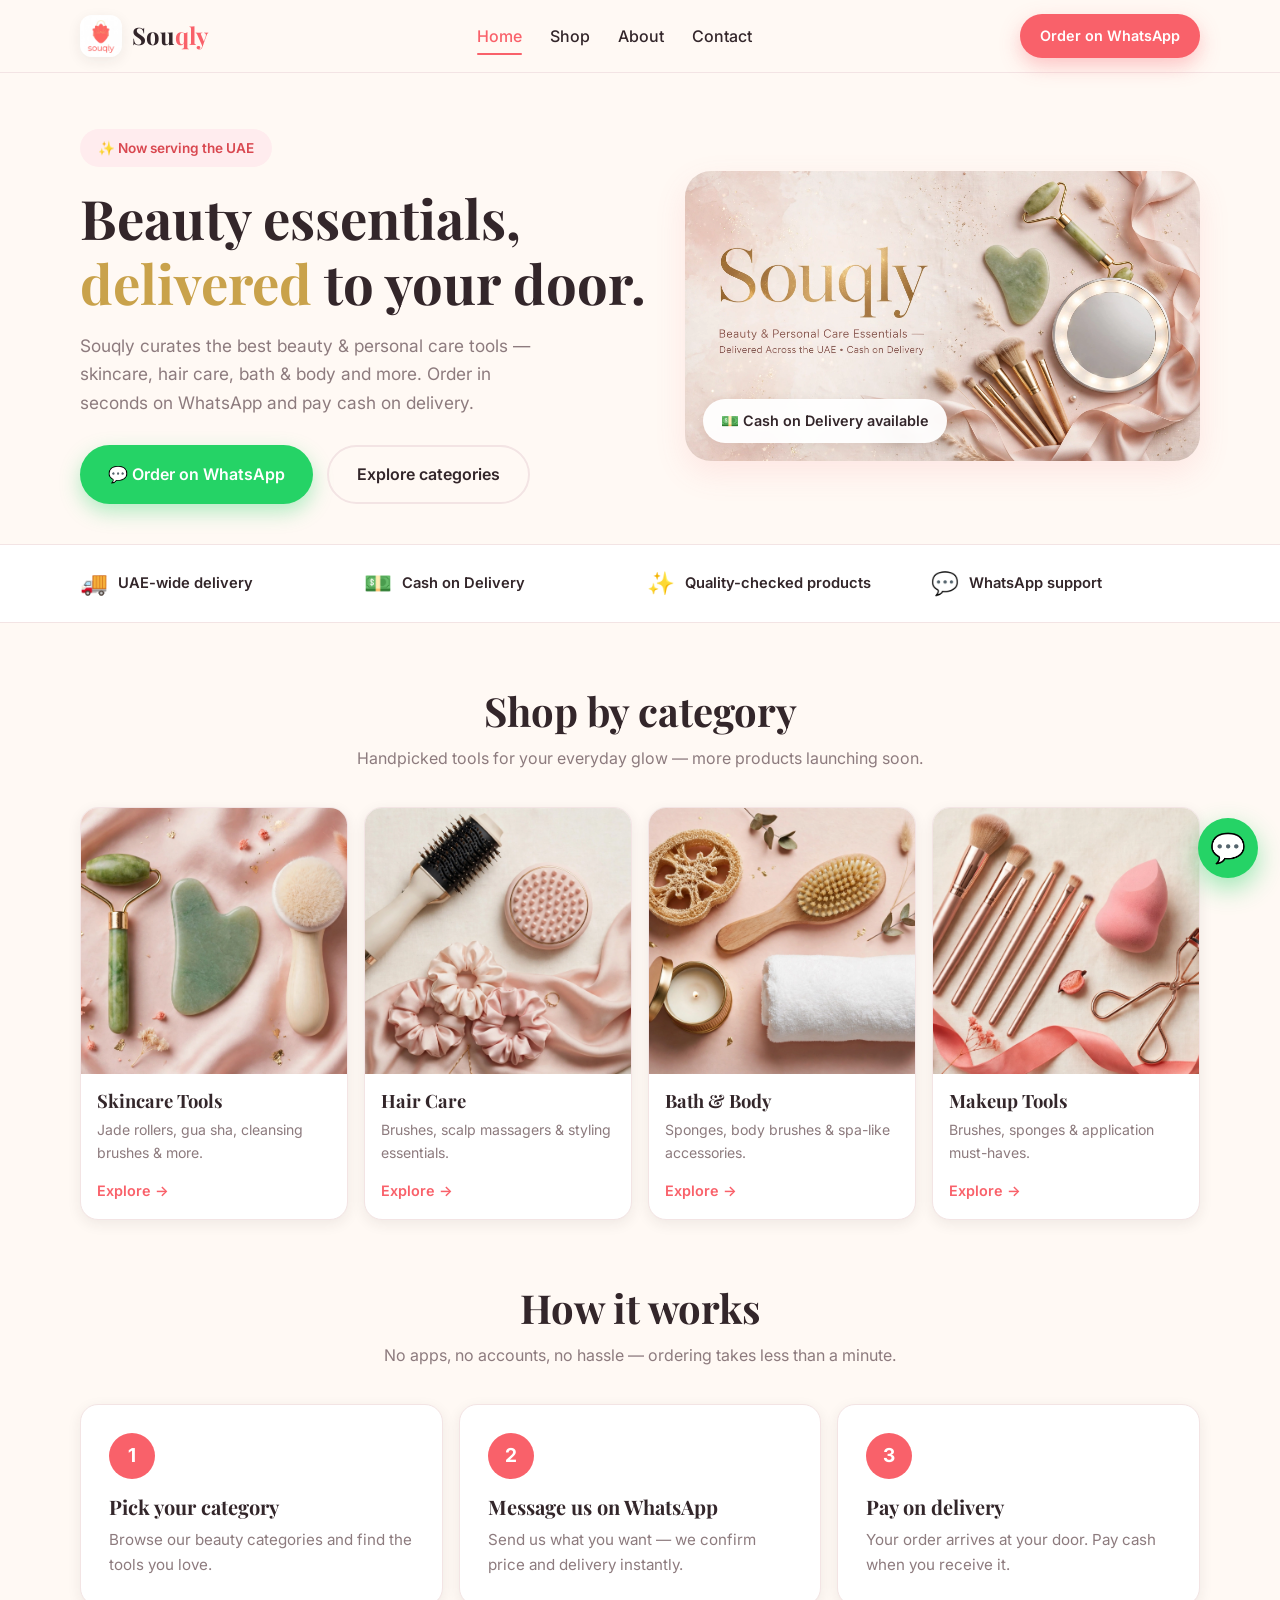
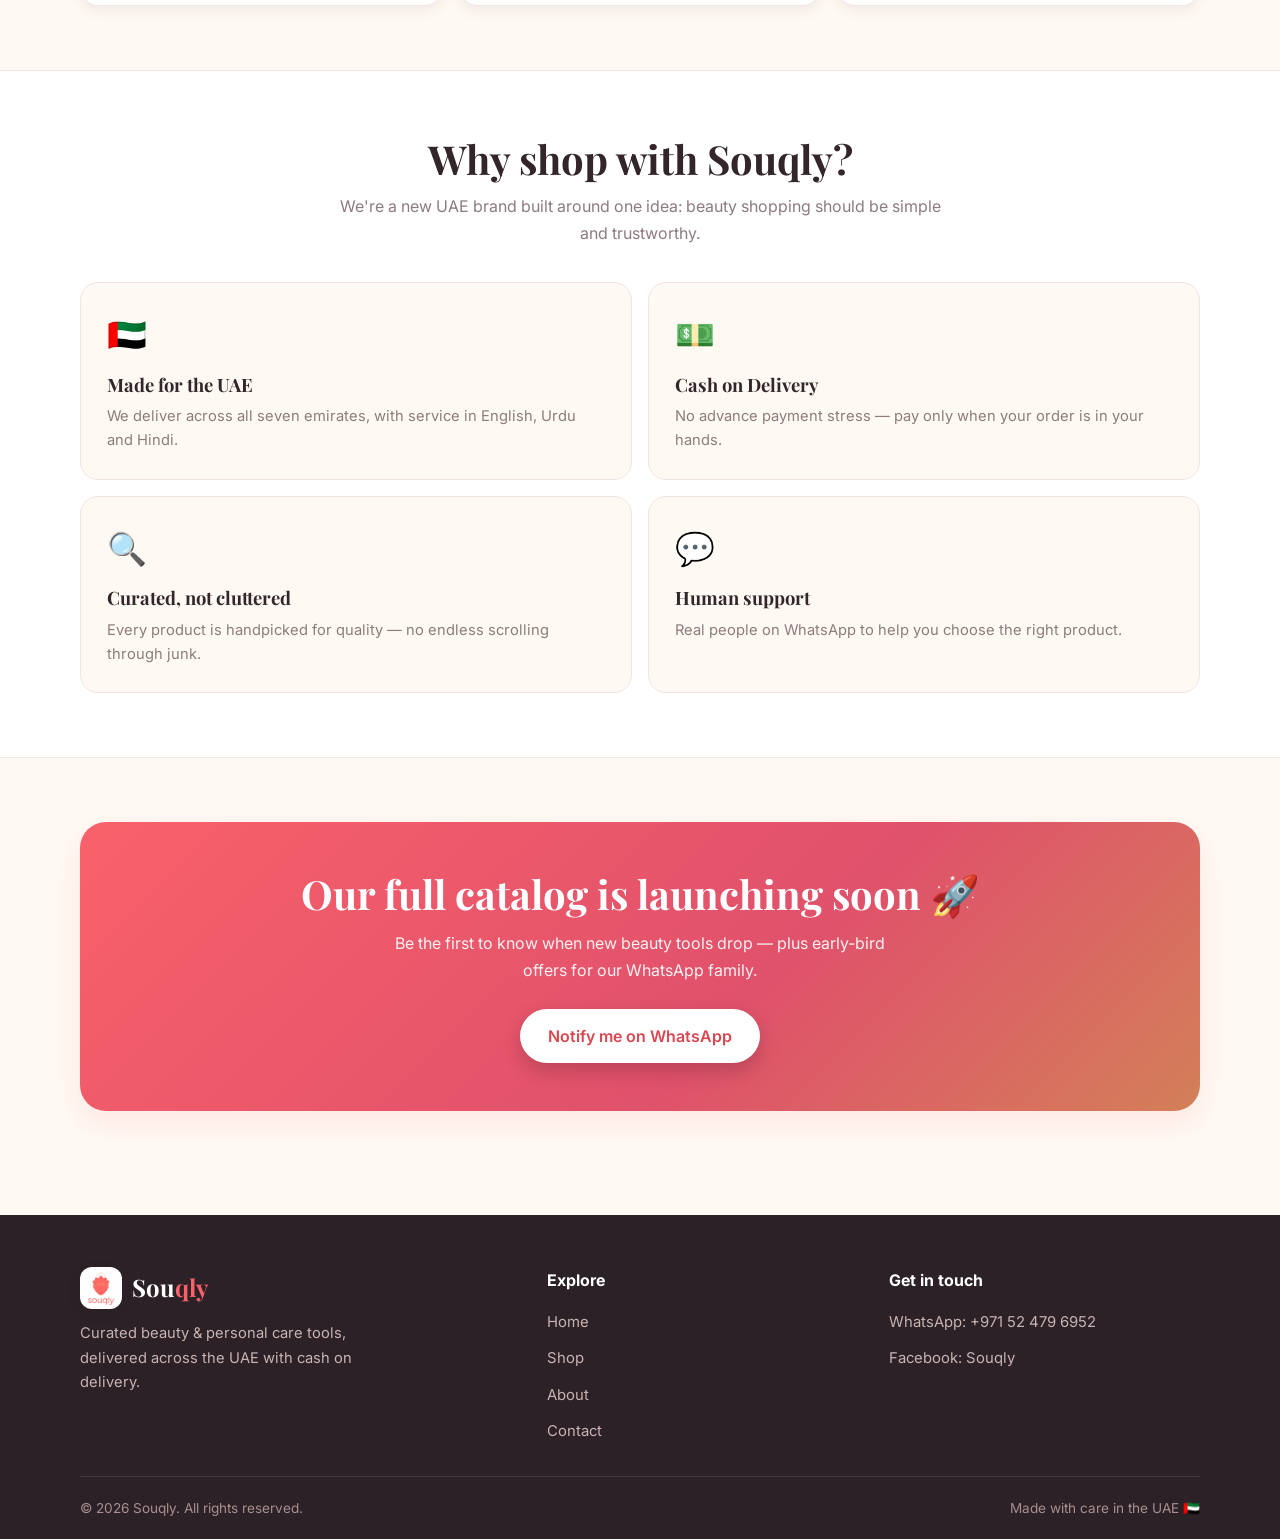
<file: index.html>
<!DOCTYPE html>
<html lang="en">
<head>
<meta charset="UTF-8">
<meta name="viewport" content="width=device-width, initial-scale=1.0">
<title>Souqly — Beauty & Personal Care Essentials, Delivered Across the UAE</title>
<meta name="description" content="Souqly brings curated beauty & personal care tools to your doorstep across the UAE. Order easily on WhatsApp with cash on delivery.">
<meta property="og:title" content="Souqly — Beauty Essentials, Delivered Across the UAE">
<meta property="og:description" content="Curated beauty & personal care tools. Order on WhatsApp. Cash on delivery.">
<meta property="og:image" content="assets/hero-cover.webp">
<link rel="icon" type="image/webp" href="assets/logo.webp">
<link rel="preconnect" href="https://fonts.googleapis.com">
<link rel="preconnect" href="https://fonts.gstatic.com" crossorigin>
<link href="https://fonts.googleapis.com/css2?family=Inter:wght@400;500;600;700&family=Playfair+Display:wght@600;700&display=swap" rel="stylesheet">
<link rel="stylesheet" href="styles.css">
</head>
<body>

<header class="site-header">
  <div class="container nav">
    <a href="index.html" class="brand"><img src="assets/logo.webp" alt="Souqly logo"><span>Sou<em>qly</em></span></a>
    <nav class="nav-links">
      <a href="index.html" class="active">Home</a>
      <a href="shop.html">Shop</a>
      <a href="about.html">About</a>
      <a href="contact.html">Contact</a>
    </nav>
    <a class="btn btn-sm nav-cta" href="https://wa.me/971524796952?text=Hi%20Souqly!%20I%20want%20to%20place%20an%20order.">Order on WhatsApp</a>
    <button class="hamburger" aria-label="Open menu"><span></span><span></span><span></span></button>
  </div>
  <nav class="mobile-menu">
    <a href="index.html">Home</a>
    <a href="shop.html">Shop</a>
    <a href="about.html">About</a>
    <a href="contact.html">Contact</a>
  </nav>
</header>

<main>
  <!-- HERO -->
  <section class="hero">
    <div class="container hero-grid">
      <div>
        <span class="hero-badge">✨ Now serving the UAE</span>
        <h1>Beauty essentials, <span class="gold">delivered</span> to your door.</h1>
        <p class="lead">Souqly curates the best beauty &amp; personal care tools — skincare, hair care, bath &amp; body and more. Order in seconds on WhatsApp and pay cash on delivery.</p>
        <div class="hero-ctas">
          <a class="btn btn-whatsapp" href="https://wa.me/971524796952?text=Hi%20Souqly!%20I%20want%20to%20place%20an%20order.">💬 Order on WhatsApp</a>
          <a class="btn btn-outline" href="shop.html">Explore categories</a>
        </div>
      </div>
      <div class="hero-media reveal">
        <img src="assets/hero-cover.webp" alt="Souqly beauty essentials — jade roller, gua sha and makeup brushes">
        <span class="hero-chip">💵 Cash on Delivery available</span>
      </div>
    </div>
  </section>

  <!-- TRUST STRIP -->
  <div class="trust">
    <div class="container trust-row">
      <div class="trust-item"><span class="icon">🚚</span> UAE-wide delivery</div>
      <div class="trust-item"><span class="icon">💵</span> Cash on Delivery</div>
      <div class="trust-item"><span class="icon">✨</span> Quality-checked products</div>
      <div class="trust-item"><span class="icon">💬</span> WhatsApp support</div>
    </div>
  </div>

  <!-- CATEGORIES -->
  <section>
    <div class="container">
      <h2 class="center">Shop by category</h2>
      <p class="section-sub">Handpicked tools for your everyday glow — more products launching soon.</p>
      <div class="cat-grid">
        <a class="cat-card reveal" href="shop.html">
          <img src="assets/cat-skincare.webp" alt="Skincare tools">
          <div class="cat-body"><h3>Skincare Tools</h3><p>Jade rollers, gua sha, cleansing brushes &amp; more.</p><span class="link">Explore →</span></div>
        </a>
        <a class="cat-card reveal" href="shop.html">
          <img src="assets/cat-haircare.webp" alt="Hair care tools">
          <div class="cat-body"><h3>Hair Care</h3><p>Brushes, scalp massagers &amp; styling essentials.</p><span class="link">Explore →</span></div>
        </a>
        <a class="cat-card reveal" href="shop.html">
          <img src="assets/cat-bathbody.webp" alt="Bath and body accessories">
          <div class="cat-body"><h3>Bath &amp; Body</h3><p>Sponges, body brushes &amp; spa-like accessories.</p><span class="link">Explore →</span></div>
        </a>
        <a class="cat-card reveal" href="shop.html">
          <img src="assets/cat-makeup.webp" alt="Makeup tools">
          <div class="cat-body"><h3>Makeup Tools</h3><p>Brushes, sponges &amp; application must-haves.</p><span class="link">Explore →</span></div>
        </a>
      </div>
    </div>
  </section>

  <!-- HOW IT WORKS -->
  <section style="padding-top:0">
    <div class="container">
      <h2 class="center">How it works</h2>
      <p class="section-sub">No apps, no accounts, no hassle — ordering takes less than a minute.</p>
      <div class="steps">
        <div class="step reveal"><div class="step-num">1</div><h3>Pick your category</h3><p>Browse our beauty categories and find the tools you love.</p></div>
        <div class="step reveal"><div class="step-num">2</div><h3>Message us on WhatsApp</h3><p>Send us what you want — we confirm price and delivery instantly.</p></div>
        <div class="step reveal"><div class="step-num">3</div><h3>Pay on delivery</h3><p>Your order arrives at your door. Pay cash when you receive it.</p></div>
      </div>
    </div>
  </section>

  <!-- FEATURES -->
  <section class="features">
    <div class="container">
      <h2 class="center">Why shop with Souqly?</h2>
      <p class="section-sub">We're a new UAE brand built around one idea: beauty shopping should be simple and trustworthy.</p>
      <div class="feat-grid">
        <div class="feat reveal"><div class="icon">🇦🇪</div><h3>Made for the UAE</h3><p>We deliver across all seven emirates, with service in English, Urdu and Hindi.</p></div>
        <div class="feat reveal"><div class="icon">💵</div><h3>Cash on Delivery</h3><p>No advance payment stress — pay only when your order is in your hands.</p></div>
        <div class="feat reveal"><div class="icon">🔍</div><h3>Curated, not cluttered</h3><p>Every product is handpicked for quality — no endless scrolling through junk.</p></div>
        <div class="feat reveal"><div class="icon">💬</div><h3>Human support</h3><p>Real people on WhatsApp to help you choose the right product.</p></div>
      </div>
    </div>
  </section>

  <!-- LAUNCH BANNER -->
  <section>
    <div class="container">
      <div class="launch-banner reveal">
        <h2>Our full catalog is launching soon 🚀</h2>
        <p>Be the first to know when new beauty tools drop — plus early-bird offers for our WhatsApp family.</p>
        <a class="btn" href="https://wa.me/971524796952?text=Hi%20Souqly!%20Please%20notify%20me%20when%20your%20catalog%20launches.">Notify me on WhatsApp</a>
      </div>
    </div>
  </section>
</main>

<footer>
  <div class="container footer-grid">
    <div class="footer-brand">
      <a href="index.html" class="brand"><img src="assets/logo.webp" alt="Souqly logo"><span>Sou<em>qly</em></span></a>
      <p>Curated beauty &amp; personal care tools, delivered across the UAE with cash on delivery.</p>
    </div>
    <div>
      <h4>Explore</h4>
      <ul class="footer-links">
        <li><a href="index.html">Home</a></li>
        <li><a href="shop.html">Shop</a></li>
        <li><a href="about.html">About</a></li>
        <li><a href="contact.html">Contact</a></li>
      </ul>
    </div>
    <div>
      <h4>Get in touch</h4>
      <ul class="footer-links">
        <li><a href="https://wa.me/971524796952">WhatsApp: +971 52 479 6952</a></li>
        <li><a href="https://www.facebook.com/souqlyuae">Facebook: Souqly</a></li>
      </ul>
    </div>
  </div>
  <div class="container footer-bottom">
    <span>© <span class="js-year">2026</span> Souqly. All rights reserved.</span>
    <span>Made with care in the UAE 🇦🇪</span>
  </div>
</footer>

<a class="wa-float" href="https://wa.me/971524796952?text=Hi%20Souqly!" aria-label="Chat with Souqly on WhatsApp">💬</a>
<script src="script.js"></script>
</body>
</html>
</file>
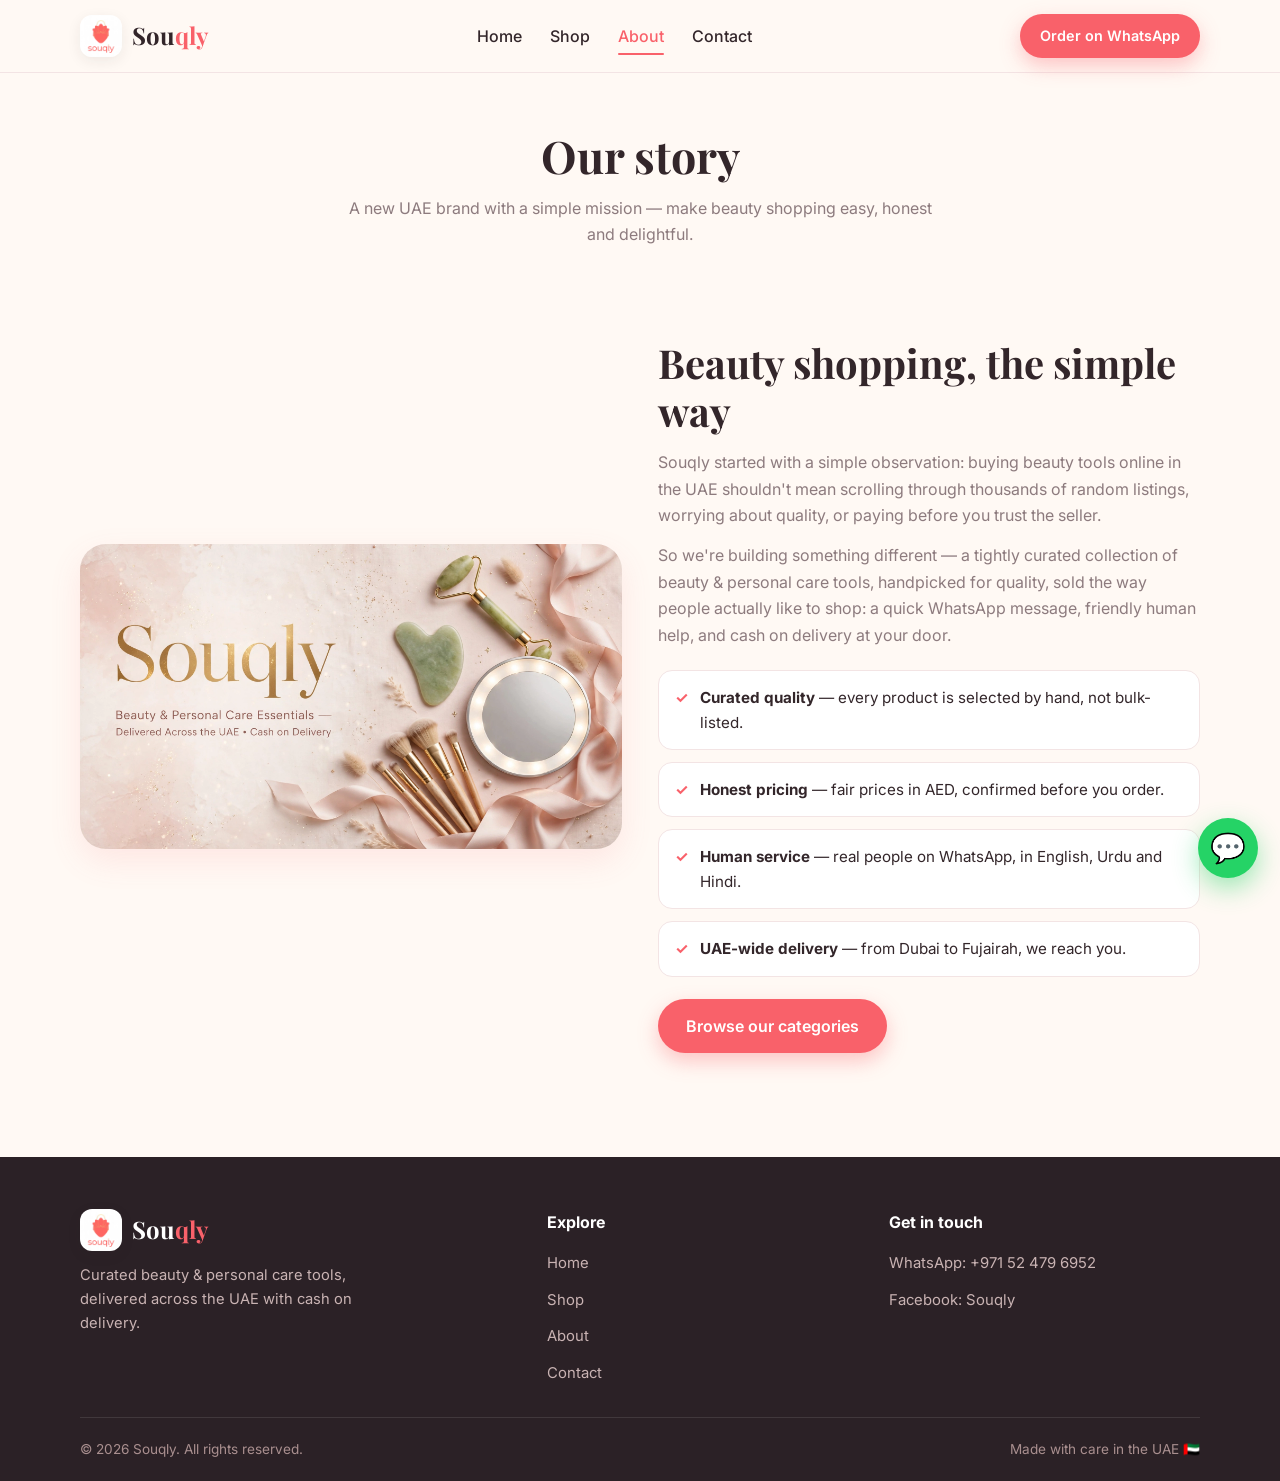
<file: about.html>
<!DOCTYPE html>
<html lang="en">
<head>
<meta charset="UTF-8">
<meta name="viewport" content="width=device-width, initial-scale=1.0">
<title>About — Souqly | Beauty Essentials, UAE</title>
<meta name="description" content="Souqly is a new UAE-based brand bringing curated beauty & personal care tools to your doorstep — simple WhatsApp ordering and cash on delivery.">
<link rel="icon" type="image/webp" href="assets/logo.webp">
<link rel="preconnect" href="https://fonts.googleapis.com">
<link rel="preconnect" href="https://fonts.gstatic.com" crossorigin>
<link href="https://fonts.googleapis.com/css2?family=Inter:wght@400;500;600;700&family=Playfair+Display:wght@600;700&display=swap" rel="stylesheet">
<link rel="stylesheet" href="styles.css">
</head>
<body>

<header class="site-header">
  <div class="container nav">
    <a href="index.html" class="brand"><img src="assets/logo.webp" alt="Souqly logo"><span>Sou<em>qly</em></span></a>
    <nav class="nav-links">
      <a href="index.html">Home</a>
      <a href="shop.html">Shop</a>
      <a href="about.html" class="active">About</a>
      <a href="contact.html">Contact</a>
    </nav>
    <a class="btn btn-sm nav-cta" href="https://wa.me/971524796952?text=Hi%20Souqly!%20I%20want%20to%20place%20an%20order.">Order on WhatsApp</a>
    <button class="hamburger" aria-label="Open menu"><span></span><span></span><span></span></button>
  </div>
  <nav class="mobile-menu">
    <a href="index.html">Home</a>
    <a href="shop.html">Shop</a>
    <a href="about.html">About</a>
    <a href="contact.html">Contact</a>
  </nav>
</header>

<main>
  <section class="page-hero">
    <div class="container">
      <h1>Our story</h1>
      <p>A new UAE brand with a simple mission — make beauty shopping easy, honest and delightful.</p>
    </div>
  </section>

  <section>
    <div class="container about-grid">
      <div class="reveal"><img src="assets/hero-cover.webp" alt="Souqly beauty essentials flat lay"></div>
      <div class="about-text reveal">
        <h2>Beauty shopping, the simple way</h2>
        <p>Souqly started with a simple observation: buying beauty tools online in the UAE shouldn't mean scrolling through thousands of random listings, worrying about quality, or paying before you trust the seller.</p>
        <p>So we're building something different — a tightly curated collection of beauty &amp; personal care tools, handpicked for quality, sold the way people actually like to shop: a quick WhatsApp message, friendly human help, and cash on delivery at your door.</p>
        <ul class="value-list">
          <li><span class="tick">✓</span> <span><strong>Curated quality</strong> — every product is selected by hand, not bulk-listed.</span></li>
          <li><span class="tick">✓</span> <span><strong>Honest pricing</strong> — fair prices in AED, confirmed before you order.</span></li>
          <li><span class="tick">✓</span> <span><strong>Human service</strong> — real people on WhatsApp, in English, Urdu and Hindi.</span></li>
          <li><span class="tick">✓</span> <span><strong>UAE-wide delivery</strong> — from Dubai to Fujairah, we reach you.</span></li>
        </ul>
        <a class="btn" href="shop.html">Browse our categories</a>
      </div>
    </div>
  </section>
</main>

<footer>
  <div class="container footer-grid">
    <div class="footer-brand">
      <a href="index.html" class="brand"><img src="assets/logo.webp" alt="Souqly logo"><span>Sou<em>qly</em></span></a>
      <p>Curated beauty &amp; personal care tools, delivered across the UAE with cash on delivery.</p>
    </div>
    <div>
      <h4>Explore</h4>
      <ul class="footer-links">
        <li><a href="index.html">Home</a></li>
        <li><a href="shop.html">Shop</a></li>
        <li><a href="about.html">About</a></li>
        <li><a href="contact.html">Contact</a></li>
      </ul>
    </div>
    <div>
      <h4>Get in touch</h4>
      <ul class="footer-links">
        <li><a href="https://wa.me/971524796952">WhatsApp: +971 52 479 6952</a></li>
        <li><a href="https://www.facebook.com/souqlyuae">Facebook: Souqly</a></li>
      </ul>
    </div>
  </div>
  <div class="container footer-bottom">
    <span>© <span class="js-year">2026</span> Souqly. All rights reserved.</span>
    <span>Made with care in the UAE 🇦🇪</span>
  </div>
</footer>

<a class="wa-float" href="https://wa.me/971524796952?text=Hi%20Souqly!" aria-label="Chat with Souqly on WhatsApp">💬</a>
<script src="script.js"></script>
</body>
</html>
</file>
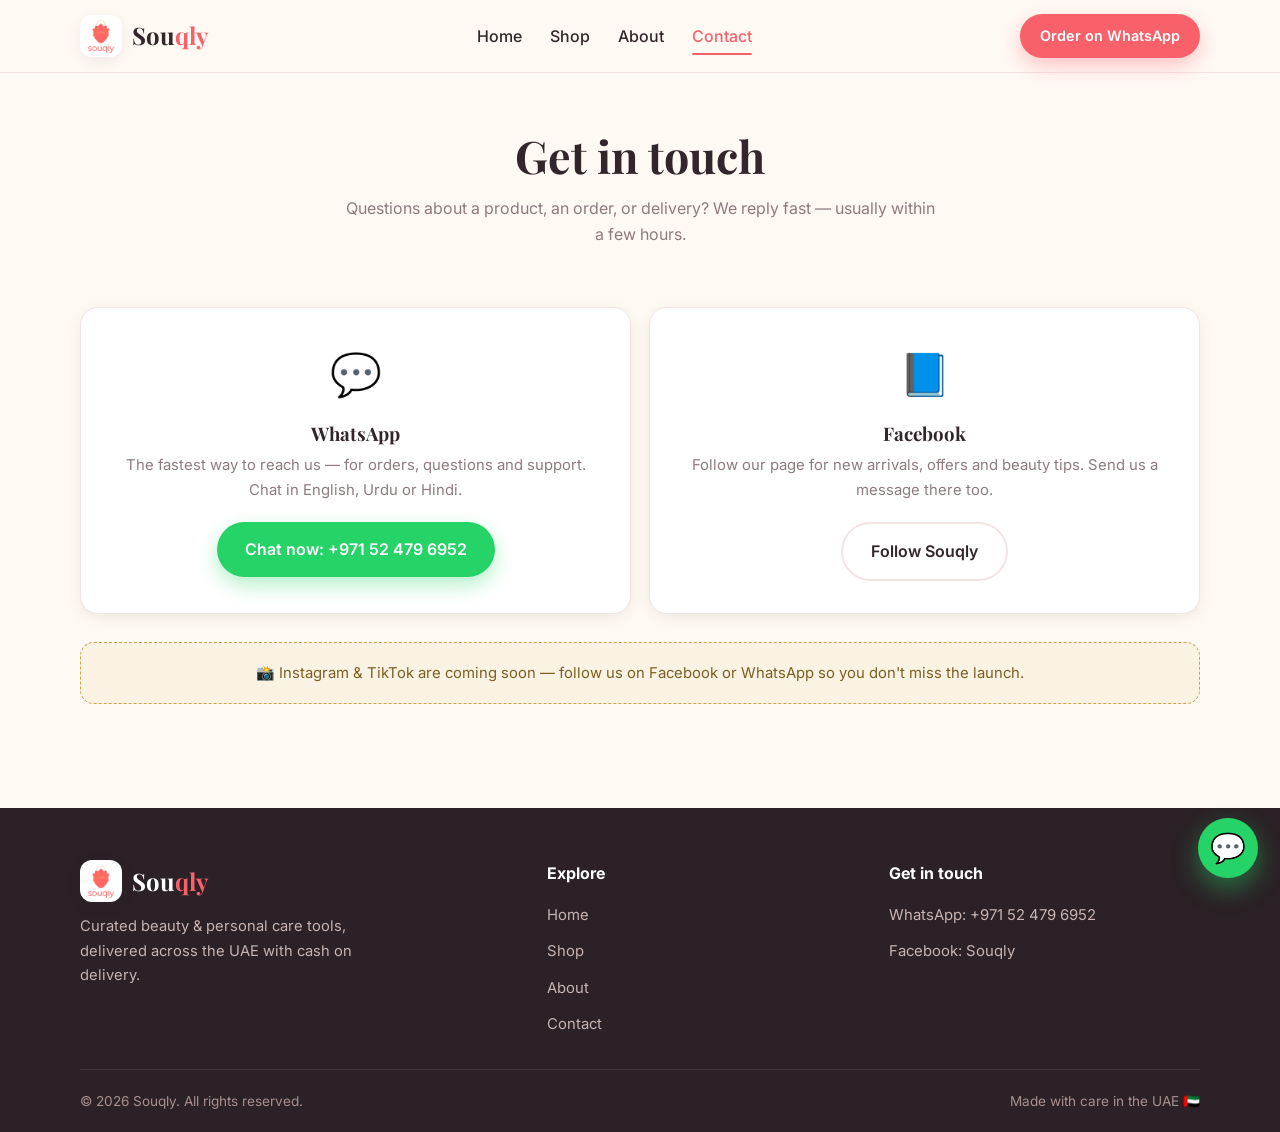
<file: contact.html>
<!DOCTYPE html>
<html lang="en">
<head>
<meta charset="UTF-8">
<meta name="viewport" content="width=device-width, initial-scale=1.0">
<title>Contact — Souqly | Chat With Us on WhatsApp</title>
<meta name="description" content="Contact Souqly — chat with us on WhatsApp for orders and questions, or follow us on Facebook. We reply fast.">
<link rel="icon" type="image/webp" href="assets/logo.webp">
<link rel="preconnect" href="https://fonts.googleapis.com">
<link rel="preconnect" href="https://fonts.gstatic.com" crossorigin>
<link href="https://fonts.googleapis.com/css2?family=Inter:wght@400;500;600;700&family=Playfair+Display:wght@600;700&display=swap" rel="stylesheet">
<link rel="stylesheet" href="styles.css">
</head>
<body>

<header class="site-header">
  <div class="container nav">
    <a href="index.html" class="brand"><img src="assets/logo.webp" alt="Souqly logo"><span>Sou<em>qly</em></span></a>
    <nav class="nav-links">
      <a href="index.html">Home</a>
      <a href="shop.html">Shop</a>
      <a href="about.html">About</a>
      <a href="contact.html" class="active">Contact</a>
    </nav>
    <a class="btn btn-sm nav-cta" href="https://wa.me/971524796952?text=Hi%20Souqly!%20I%20want%20to%20place%20an%20order.">Order on WhatsApp</a>
    <button class="hamburger" aria-label="Open menu"><span></span><span></span><span></span></button>
  </div>
  <nav class="mobile-menu">
    <a href="index.html">Home</a>
    <a href="shop.html">Shop</a>
    <a href="about.html">About</a>
    <a href="contact.html">Contact</a>
  </nav>
</header>

<main>
  <section class="page-hero">
    <div class="container">
      <h1>Get in touch</h1>
      <p>Questions about a product, an order, or delivery? We reply fast — usually within a few hours.</p>
    </div>
  </section>

  <section style="padding-top:16px">
    <div class="container">
      <div class="contact-grid">
        <div class="contact-card reveal">
          <div class="icon">💬</div>
          <h3>WhatsApp</h3>
          <p>The fastest way to reach us — for orders, questions and support. Chat in English, Urdu or Hindi.</p>
          <a class="btn btn-whatsapp" href="https://wa.me/971524796952?text=Hi%20Souqly!">Chat now: +971 52 479 6952</a>
        </div>
        <div class="contact-card reveal">
          <div class="icon">📘</div>
          <h3>Facebook</h3>
          <p>Follow our page for new arrivals, offers and beauty tips. Send us a message there too.</p>
          <a class="btn btn-outline" href="https://www.facebook.com/souqlyuae">Follow Souqly</a>
        </div>
      </div>
      <div class="note-box">
        📸 Instagram &amp; TikTok are coming soon — follow us on Facebook or WhatsApp so you don't miss the launch.
      </div>
    </div>
  </section>
</main>

<footer>
  <div class="container footer-grid">
    <div class="footer-brand">
      <a href="index.html" class="brand"><img src="assets/logo.webp" alt="Souqly logo"><span>Sou<em>qly</em></span></a>
      <p>Curated beauty &amp; personal care tools, delivered across the UAE with cash on delivery.</p>
    </div>
    <div>
      <h4>Explore</h4>
      <ul class="footer-links">
        <li><a href="index.html">Home</a></li>
        <li><a href="shop.html">Shop</a></li>
        <li><a href="about.html">About</a></li>
        <li><a href="contact.html">Contact</a></li>
      </ul>
    </div>
    <div>
      <h4>Get in touch</h4>
      <ul class="footer-links">
        <li><a href="https://wa.me/971524796952">WhatsApp: +971 52 479 6952</a></li>
        <li><a href="https://www.facebook.com/souqlyuae">Facebook: Souqly</a></li>
      </ul>
    </div>
  </div>
  <div class="container footer-bottom">
    <span>© <span class="js-year">2026</span> Souqly. All rights reserved.</span>
    <span>Made with care in the UAE 🇦🇪</span>
  </div>
</footer>

<a class="wa-float" href="https://wa.me/971524796952?text=Hi%20Souqly!" aria-label="Chat with Souqly on WhatsApp">💬</a>
<script src="script.js"></script>
</body>
</html>
</file>
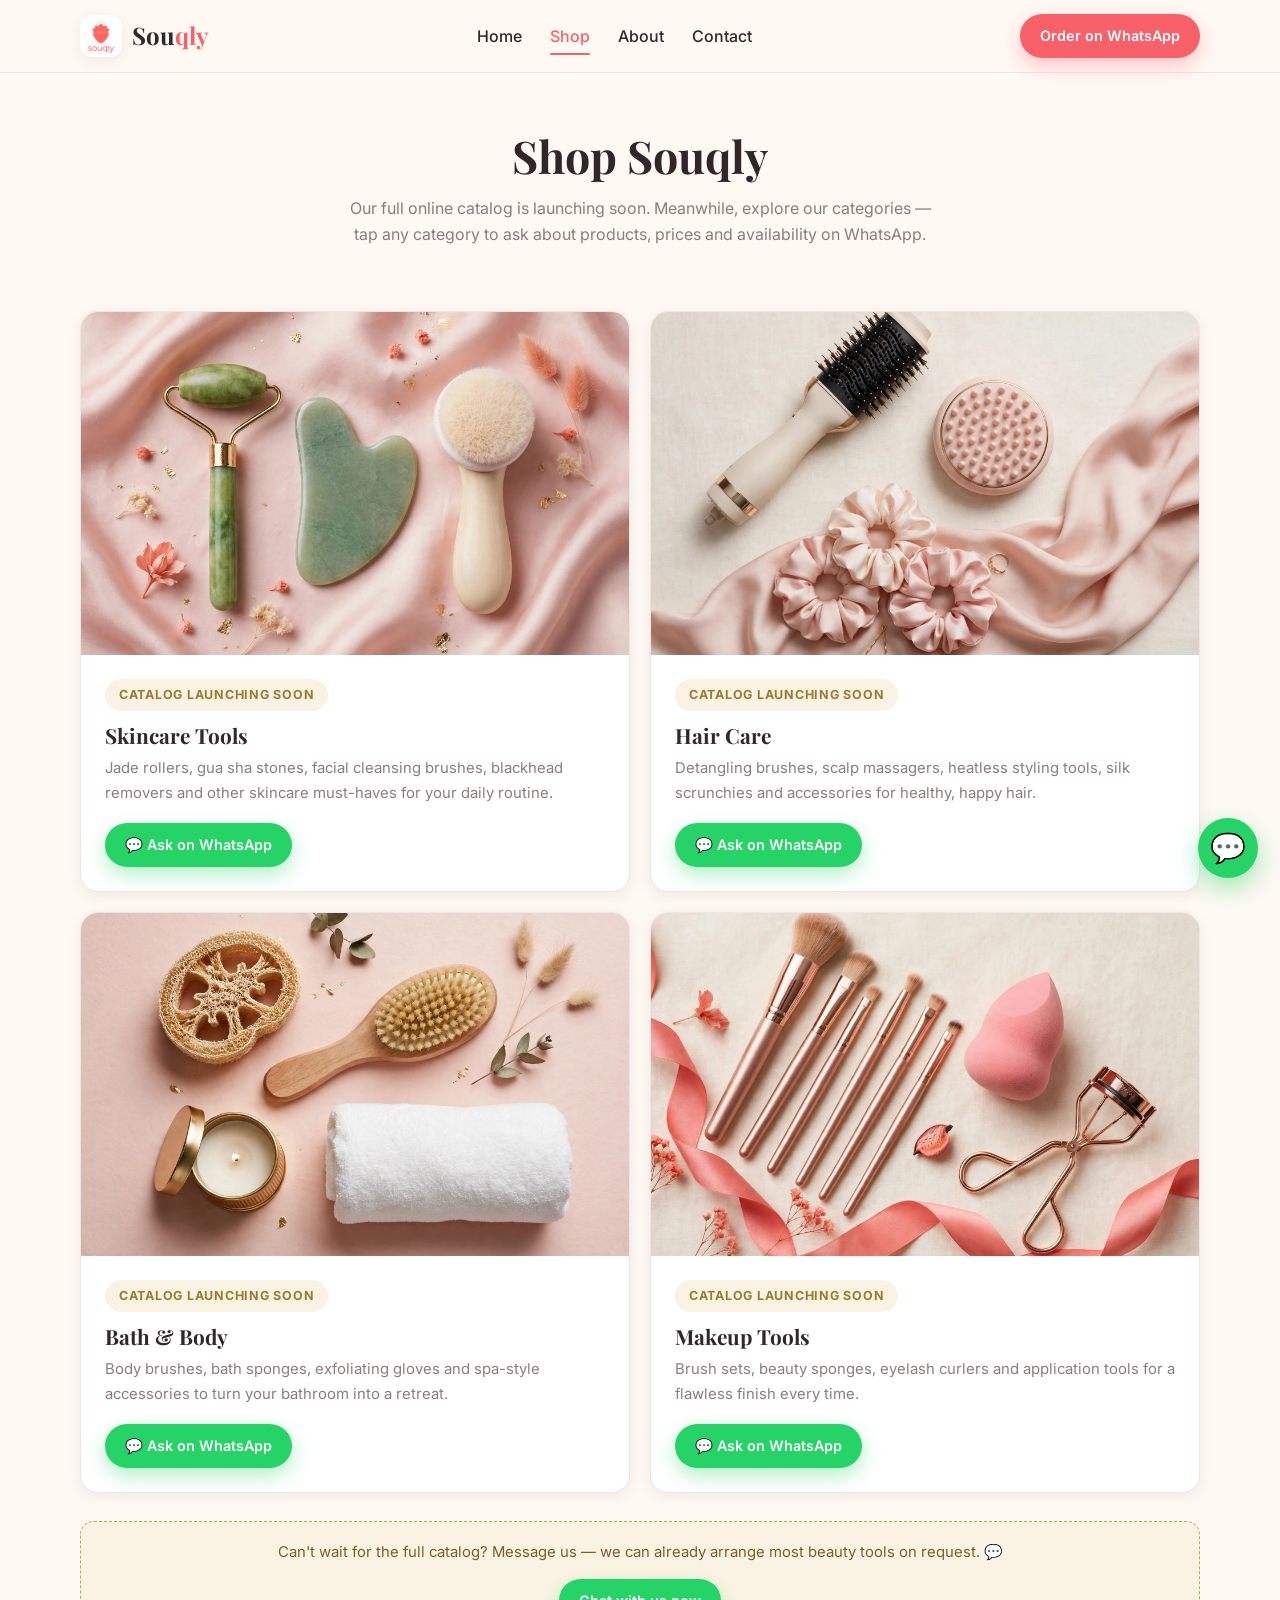
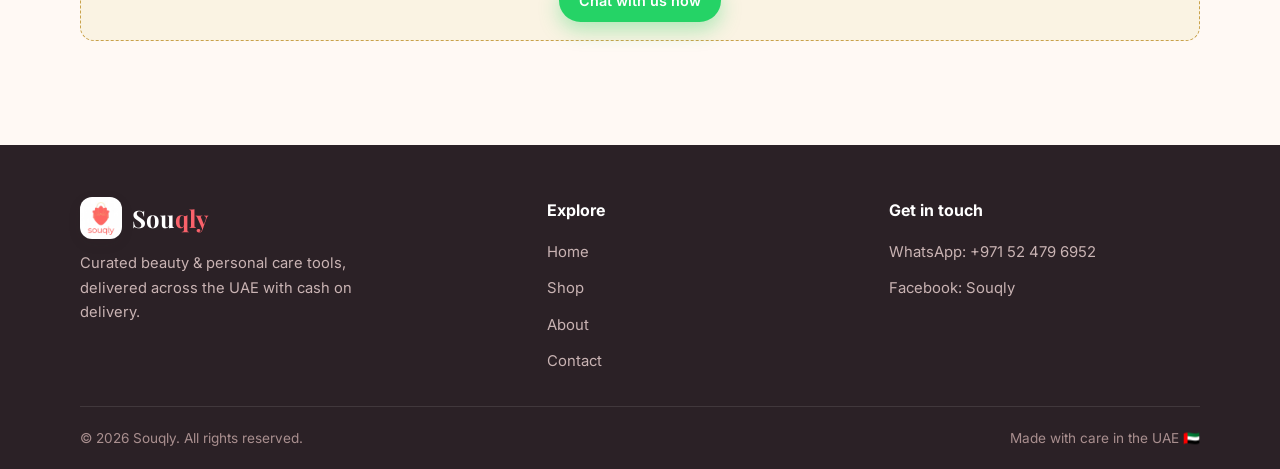
<file: shop.html>
<!DOCTYPE html>
<html lang="en">
<head>
<meta charset="UTF-8">
<meta name="viewport" content="width=device-width, initial-scale=1.0">
<title>Shop — Souqly | Beauty & Personal Care Tools UAE</title>
<meta name="description" content="Browse Souqly's beauty & personal care categories — skincare tools, hair care, bath & body, makeup tools. Order on WhatsApp with cash on delivery across the UAE.">
<link rel="icon" type="image/webp" href="assets/logo.webp">
<link rel="preconnect" href="https://fonts.googleapis.com">
<link rel="preconnect" href="https://fonts.gstatic.com" crossorigin>
<link href="https://fonts.googleapis.com/css2?family=Inter:wght@400;500;600;700&family=Playfair+Display:wght@600;700&display=swap" rel="stylesheet">
<link rel="stylesheet" href="styles.css">
</head>
<body>

<header class="site-header">
  <div class="container nav">
    <a href="index.html" class="brand"><img src="assets/logo.webp" alt="Souqly logo"><span>Sou<em>qly</em></span></a>
    <nav class="nav-links">
      <a href="index.html">Home</a>
      <a href="shop.html" class="active">Shop</a>
      <a href="about.html">About</a>
      <a href="contact.html">Contact</a>
    </nav>
    <a class="btn btn-sm nav-cta" href="https://wa.me/971524796952?text=Hi%20Souqly!%20I%20want%20to%20place%20an%20order.">Order on WhatsApp</a>
    <button class="hamburger" aria-label="Open menu"><span></span><span></span><span></span></button>
  </div>
  <nav class="mobile-menu">
    <a href="index.html">Home</a>
    <a href="shop.html">Shop</a>
    <a href="about.html">About</a>
    <a href="contact.html">Contact</a>
  </nav>
</header>

<main>
  <section class="page-hero">
    <div class="container">
      <h1>Shop Souqly</h1>
      <p>Our full online catalog is launching soon. Meanwhile, explore our categories — tap any category to ask about products, prices and availability on WhatsApp.</p>
    </div>
  </section>

  <section style="padding-top:16px">
    <div class="container">
      <div class="shop-grid">
        <div class="shop-card reveal">
          <img src="assets/cat-skincare.webp" alt="Skincare tools">
          <div class="shop-body">
            <span class="coming-tag">Catalog launching soon</span>
            <h3>Skincare Tools</h3>
            <p>Jade rollers, gua sha stones, facial cleansing brushes, blackhead removers and other skincare must-haves for your daily routine.</p>
            <a class="btn btn-whatsapp btn-sm" href="https://wa.me/971524796952?text=Hi%20Souqly!%20I%27m%20interested%20in%20Skincare%20Tools.%20Please%20share%20products%20and%20prices.">💬 Ask on WhatsApp</a>
          </div>
        </div>
        <div class="shop-card reveal">
          <img src="assets/cat-haircare.webp" alt="Hair care tools">
          <div class="shop-body">
            <span class="coming-tag">Catalog launching soon</span>
            <h3>Hair Care</h3>
            <p>Detangling brushes, scalp massagers, heatless styling tools, silk scrunchies and accessories for healthy, happy hair.</p>
            <a class="btn btn-whatsapp btn-sm" href="https://wa.me/971524796952?text=Hi%20Souqly!%20I%27m%20interested%20in%20Hair%20Care%20products.%20Please%20share%20products%20and%20prices.">💬 Ask on WhatsApp</a>
          </div>
        </div>
        <div class="shop-card reveal">
          <img src="assets/cat-bathbody.webp" alt="Bath and body accessories">
          <div class="shop-body">
            <span class="coming-tag">Catalog launching soon</span>
            <h3>Bath &amp; Body</h3>
            <p>Body brushes, bath sponges, exfoliating gloves and spa-style accessories to turn your bathroom into a retreat.</p>
            <a class="btn btn-whatsapp btn-sm" href="https://wa.me/971524796952?text=Hi%20Souqly!%20I%27m%20interested%20in%20Bath%20%26%20Body%20products.%20Please%20share%20products%20and%20prices.">💬 Ask on WhatsApp</a>
          </div>
        </div>
        <div class="shop-card reveal">
          <img src="assets/cat-makeup.webp" alt="Makeup tools">
          <div class="shop-body">
            <span class="coming-tag">Catalog launching soon</span>
            <h3>Makeup Tools</h3>
            <p>Brush sets, beauty sponges, eyelash curlers and application tools for a flawless finish every time.</p>
            <a class="btn btn-whatsapp btn-sm" href="https://wa.me/971524796952?text=Hi%20Souqly!%20I%27m%20interested%20in%20Makeup%20Tools.%20Please%20share%20products%20and%20prices.">💬 Ask on WhatsApp</a>
          </div>
        </div>
      </div>

      <div class="note-box">
        Can't wait for the full catalog? Message us — we can already arrange most beauty tools on request. 💬
        <div style="margin-top:14px"><a class="btn btn-whatsapp btn-sm" href="https://wa.me/971524796952?text=Hi%20Souqly!%20I%20want%20to%20place%20an%20order.">Chat with us now</a></div>
      </div>
    </div>
  </section>
</main>

<footer>
  <div class="container footer-grid">
    <div class="footer-brand">
      <a href="index.html" class="brand"><img src="assets/logo.webp" alt="Souqly logo"><span>Sou<em>qly</em></span></a>
      <p>Curated beauty &amp; personal care tools, delivered across the UAE with cash on delivery.</p>
    </div>
    <div>
      <h4>Explore</h4>
      <ul class="footer-links">
        <li><a href="index.html">Home</a></li>
        <li><a href="shop.html">Shop</a></li>
        <li><a href="about.html">About</a></li>
        <li><a href="contact.html">Contact</a></li>
      </ul>
    </div>
    <div>
      <h4>Get in touch</h4>
      <ul class="footer-links">
        <li><a href="https://wa.me/971524796952">WhatsApp: +971 52 479 6952</a></li>
        <li><a href="https://www.facebook.com/souqlyuae">Facebook: Souqly</a></li>
      </ul>
    </div>
  </div>
  <div class="container footer-bottom">
    <span>© <span class="js-year">2026</span> Souqly. All rights reserved.</span>
    <span>Made with care in the UAE 🇦🇪</span>
  </div>
</footer>

<a class="wa-float" href="https://wa.me/971524796952?text=Hi%20Souqly!" aria-label="Chat with Souqly on WhatsApp">💬</a>
<script src="script.js"></script>
</body>
</html>
</file>
<file: styles.css>
/* Souqly — Beauty & Personal Care Essentials | Mobile-first stylesheet */
:root{
  --coral:#f9616a;
  --coral-dark:#d94850;
  --coral-soft:#ffecee;
  --gold:#c9a24b;
  --gold-soft:#faf3e3;
  --cream:#fff9f4;
  --ink:#33262a;
  --muted:#8d7b7e;
  --card:#ffffff;
  --line:#f3e4e4;
  --radius:18px;
  --shadow:0 12px 32px rgba(249,97,106,.12);
  --shadow-sm:0 4px 14px rgba(51,38,42,.08);
  --font-head:'Playfair Display',Georgia,serif;
  --font-body:'Inter',system-ui,-apple-system,'Segoe UI',sans-serif;
}
*{margin:0;padding:0;box-sizing:border-box}
html{scroll-behavior:smooth}
body{font-family:var(--font-body);color:var(--ink);background:var(--cream);line-height:1.65;font-size:16px}
img{max-width:100%;display:block}
a{color:inherit;text-decoration:none}
.container{width:min(1120px,92%);margin:0 auto}
section{padding:64px 0}
h1,h2,h3{font-family:var(--font-head);line-height:1.2;color:var(--ink)}
h2{font-size:clamp(1.7rem,4.5vw,2.5rem);margin-bottom:10px}
.section-sub{color:var(--muted);max-width:620px;margin:0 auto 36px;text-align:center}
.center{text-align:center}

/* ---------- Header ---------- */
.site-header{position:sticky;top:0;z-index:50;background:rgba(255,249,244,.9);backdrop-filter:blur(12px);border-bottom:1px solid var(--line)}
.nav{display:flex;align-items:center;justify-content:space-between;padding:14px 0}
.brand{display:flex;align-items:center;gap:10px;font-family:var(--font-head);font-size:1.5rem;font-weight:700}
.brand img{width:42px;height:42px;border-radius:12px;object-fit:cover;box-shadow:var(--shadow-sm)}
.brand span em{font-style:normal;color:var(--coral)}
.nav-links{display:none;gap:28px;font-weight:500}
.nav-links a{position:relative;padding:4px 0}
.nav-links a.active,.nav-links a:hover{color:var(--coral)}
.nav-links a.active::after{content:'';position:absolute;left:0;bottom:-2px;width:100%;height:2px;background:var(--coral);border-radius:2px}
.nav-cta{display:none}
.hamburger{display:flex;flex-direction:column;gap:5px;background:none;border:none;cursor:pointer;padding:8px}
.hamburger span{width:24px;height:2.5px;background:var(--ink);border-radius:3px;transition:.3s}
.mobile-menu{display:none;flex-direction:column;gap:4px;padding:10px 4% 18px;background:var(--cream);border-bottom:1px solid var(--line)}
.mobile-menu.open{display:flex}
.mobile-menu a{padding:12px 6px;font-weight:600;border-bottom:1px solid var(--line)}
.mobile-menu a:last-child{border:none}

/* ---------- Buttons ---------- */
.btn{display:inline-flex;align-items:center;justify-content:center;gap:8px;background:var(--coral);color:#fff;font-weight:600;padding:14px 28px;border-radius:999px;border:none;cursor:pointer;font-size:1rem;transition:transform .15s,box-shadow .15s,background .15s;box-shadow:0 8px 20px rgba(249,97,106,.35)}
.btn:hover{background:var(--coral-dark);transform:translateY(-2px)}
.btn-outline{background:transparent;color:var(--ink);border:2px solid var(--line);box-shadow:none}
.btn-outline:hover{border-color:var(--coral);color:var(--coral);background:#fff}
.btn-whatsapp{background:#25d366;box-shadow:0 8px 20px rgba(37,211,102,.35)}
.btn-whatsapp:hover{background:#1eb856}
.btn-sm{padding:10px 20px;font-size:.9rem}

/* ---------- Hero ---------- */
.hero{padding:56px 0 40px;overflow:hidden}
.hero-grid{display:grid;gap:36px;align-items:center}
.hero-badge{display:inline-block;background:var(--coral-soft);color:var(--coral-dark);font-weight:600;font-size:.85rem;padding:8px 18px;border-radius:999px;margin-bottom:18px}
.hero h1{font-size:clamp(2.1rem,6vw,3.4rem);margin-bottom:16px}
.hero h1 .gold{color:var(--gold)}
.hero p.lead{color:var(--muted);font-size:1.08rem;margin-bottom:28px;max-width:480px}
.hero-ctas{display:flex;gap:14px;flex-wrap:wrap}
.hero-media{position:relative}
.hero-media img{border-radius:26px;box-shadow:var(--shadow);width:100%;height:auto}
.hero-chip{position:absolute;bottom:18px;left:18px;background:rgba(255,255,255,.94);backdrop-filter:blur(6px);padding:10px 18px;border-radius:999px;font-weight:600;font-size:.9rem;box-shadow:var(--shadow-sm)}

/* ---------- Trust strip ---------- */
.trust{background:#fff;border-top:1px solid var(--line);border-bottom:1px solid var(--line);padding:20px 0}
.trust-row{display:grid;grid-template-columns:1fr 1fr;gap:14px}
.trust-item{display:flex;align-items:center;gap:10px;font-weight:600;font-size:.92rem}
.trust-item .icon{font-size:1.4rem}

/* ---------- Category cards ---------- */
.cat-grid{display:grid;grid-template-columns:1fr 1fr;gap:16px}
.cat-card{background:var(--card);border-radius:var(--radius);overflow:hidden;box-shadow:var(--shadow-sm);transition:transform .2s,box-shadow .2s;border:1px solid var(--line)}
.cat-card:hover{transform:translateY(-6px);box-shadow:var(--shadow)}
.cat-card img{width:100%;aspect-ratio:1/1;object-fit:cover}
.cat-body{padding:16px}
.cat-body h3{font-size:1.15rem;margin-bottom:6px}
.cat-body p{color:var(--muted);font-size:.88rem;margin-bottom:12px}
.cat-body .link{color:var(--coral);font-weight:600;font-size:.9rem}

/* ---------- Steps ---------- */
.steps{display:grid;gap:16px}
.step{background:var(--card);border:1px solid var(--line);border-radius:var(--radius);padding:28px;box-shadow:var(--shadow-sm);position:relative}
.step-num{width:46px;height:46px;border-radius:50%;background:var(--coral);color:#fff;display:flex;align-items:center;justify-content:center;font-weight:700;font-size:1.2rem;margin-bottom:16px}
.step h3{margin-bottom:8px;font-size:1.25rem}
.step p{color:var(--muted);font-size:.95rem}

/* ---------- Features ---------- */
.features{background:#fff;border-top:1px solid var(--line);border-bottom:1px solid var(--line)}
.feat-grid{display:grid;gap:16px}
.feat{background:var(--cream);border:1px solid var(--line);border-radius:var(--radius);padding:26px}
.feat .icon{font-size:2rem;margin-bottom:12px}
.feat h3{font-size:1.15rem;margin-bottom:8px}
.feat p{color:var(--muted);font-size:.92rem}

/* ---------- Launch banner ---------- */
.launch-banner{background:linear-gradient(135deg,var(--coral) 0%,#e0516b 60%,#c9a24b 130%);border-radius:26px;padding:48px 28px;color:#fff;text-align:center;box-shadow:var(--shadow)}
.launch-banner h2{color:#fff;margin-bottom:12px}
.launch-banner p{opacity:.92;max-width:520px;margin:0 auto 26px}
.launch-banner .btn{background:#fff;color:var(--coral-dark);box-shadow:0 8px 20px rgba(0,0,0,.18)}
.launch-banner .btn:hover{background:var(--cream)}

/* ---------- Page hero (inner pages) ---------- */
.page-hero{padding:56px 0 8px;text-align:center}
.page-hero h1{font-size:clamp(1.9rem,5vw,2.8rem);margin-bottom:12px}
.page-hero p{color:var(--muted);max-width:600px;margin:0 auto}

/* ---------- Shop cards ---------- */
.shop-grid{display:grid;gap:20px;margin-top:40px}
.shop-card{background:var(--card);border:1px solid var(--line);border-radius:var(--radius);overflow:hidden;box-shadow:var(--shadow-sm)}
.shop-card img{width:100%;aspect-ratio:16/10;object-fit:cover}
.shop-card .shop-body{padding:24px}
.shop-card h3{font-size:1.3rem;margin-bottom:8px}
.shop-card p{color:var(--muted);font-size:.93rem;margin-bottom:18px}
.coming-tag{display:inline-block;background:var(--gold-soft);color:#9a7a2e;font-size:.78rem;font-weight:700;letter-spacing:.06em;text-transform:uppercase;padding:6px 14px;border-radius:999px;margin-bottom:12px}

/* ---------- About ---------- */
.about-grid{display:grid;gap:36px;align-items:center;margin-top:20px}
.about-grid img{border-radius:26px;box-shadow:var(--shadow)}
.about-text h2{margin-bottom:14px}
.about-text p{color:var(--muted);margin-bottom:14px}
.value-list{list-style:none;margin:22px 0;display:grid;gap:12px}
.value-list li{display:flex;gap:12px;align-items:flex-start;background:#fff;border:1px solid var(--line);border-radius:14px;padding:14px 16px;font-size:.95rem}
.value-list .tick{color:var(--coral);font-weight:700}

/* ---------- Contact ---------- */
.contact-grid{display:grid;gap:18px;margin-top:36px}
.contact-card{background:var(--card);border:1px solid var(--line);border-radius:var(--radius);padding:32px;text-align:center;box-shadow:var(--shadow-sm)}
.contact-card .icon{font-size:2.6rem;margin-bottom:14px}
.contact-card h3{margin-bottom:8px}
.contact-card p{color:var(--muted);font-size:.93rem;margin-bottom:20px}
.note-box{background:var(--gold-soft);border:1px dashed var(--gold);border-radius:14px;padding:18px 22px;color:#7a5f22;font-size:.93rem;margin-top:28px;text-align:center}

/* ---------- Footer ---------- */
footer{background:#2b2126;color:#f5e9e9;margin-top:40px}
.footer-grid{display:grid;gap:32px;padding:52px 0 32px}
.footer-brand p{color:#c9b3b3;font-size:.92rem;margin-top:12px;max-width:300px}
.footer-brand .brand{color:#fff}
footer h4{color:#fff;margin-bottom:14px;font-size:1rem}
.footer-links{list-style:none;display:grid;gap:10px}
.footer-links a{color:#c9b3b3;font-size:.93rem}
.footer-links a:hover{color:var(--coral)}
.footer-bottom{border-top:1px solid rgba(255,255,255,.1);padding:20px 0;display:flex;flex-direction:column;gap:8px;align-items:center;font-size:.85rem;color:#a98f8f;text-align:center}

/* ---------- Floating WhatsApp ---------- */
.wa-float{position:fixed;bottom:22px;right:22px;width:60px;height:60px;background:#25d366;border-radius:50%;display:flex;align-items:center;justify-content:center;font-size:1.8rem;box-shadow:0 10px 26px rgba(37,211,102,.45);z-index:60;transition:transform .2s}
.wa-float:hover{transform:scale(1.1)}

/* ---------- Reveal animation ---------- */
.reveal{opacity:0;transform:translateY(24px);transition:opacity .6s ease,transform .6s ease}
.reveal.visible{opacity:1;transform:none}

/* ---------- Desktop ---------- */
@media(min-width:768px){
  .nav-links{display:flex}
  .nav-cta{display:inline-flex}
  .hamburger{display:none}
  .hero-grid{grid-template-columns:1.05fr .95fr}
  .trust-row{grid-template-columns:repeat(4,1fr)}
  .cat-grid{grid-template-columns:repeat(4,1fr)}
  .steps{grid-template-columns:repeat(3,1fr)}
  .feat-grid{grid-template-columns:repeat(2,1fr)}
  .shop-grid{grid-template-columns:1fr 1fr}
  .about-grid{grid-template-columns:1fr 1fr}
  .contact-grid{grid-template-columns:1fr 1fr}
  .footer-grid{grid-template-columns:1.4fr 1fr 1fr}
  .footer-bottom{flex-direction:row;justify-content:space-between;text-align:left}
}
</file>
